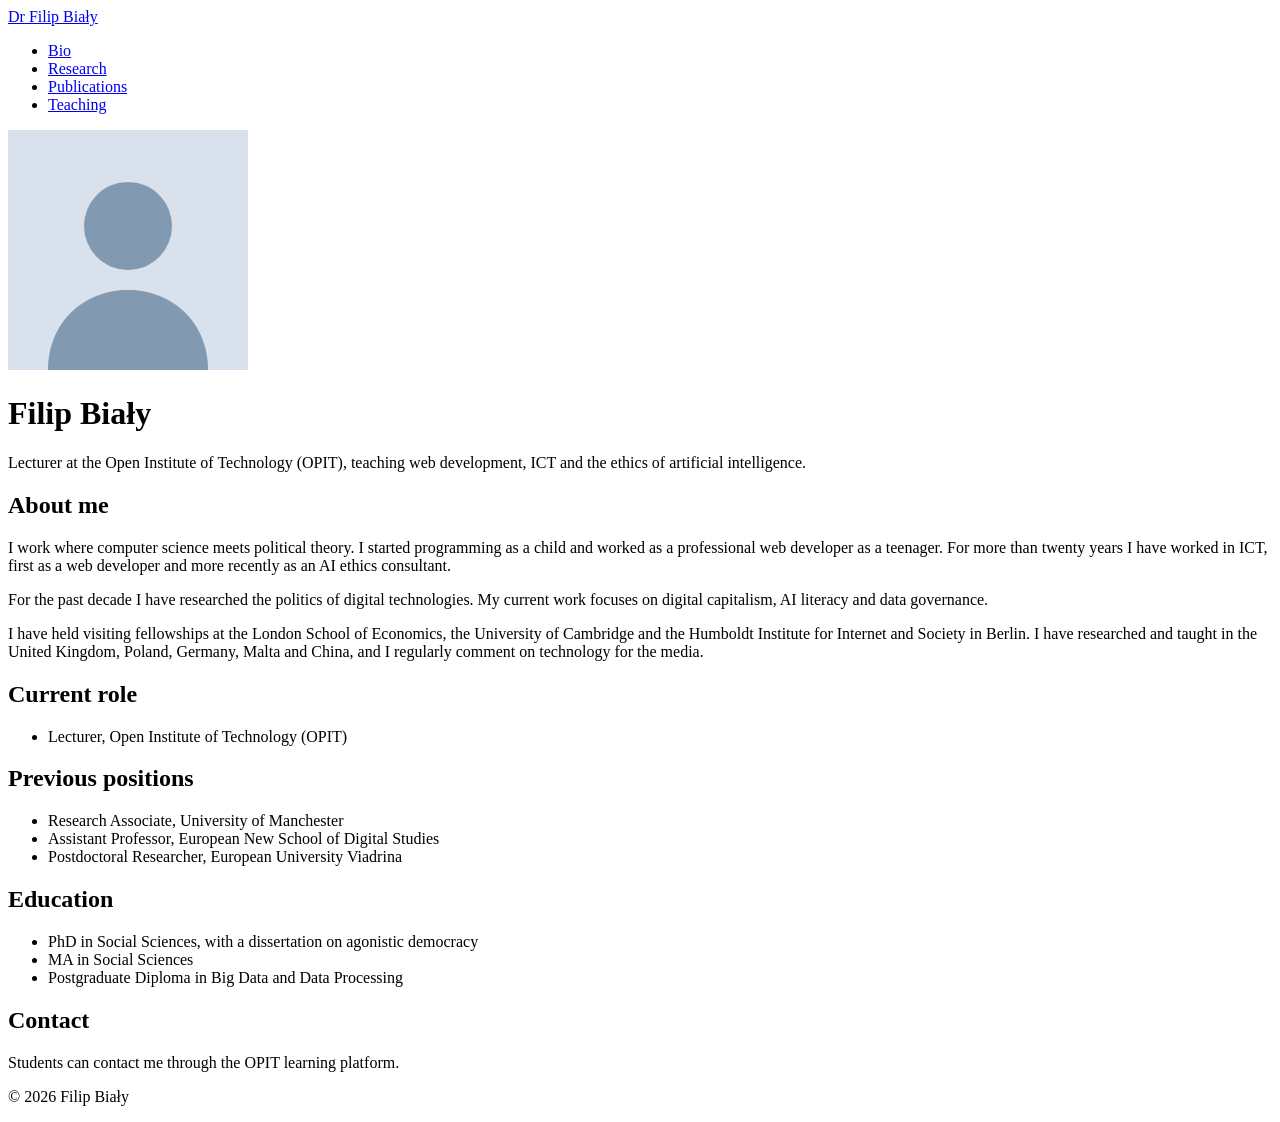
<file: 01-semantic/index.html>
<!DOCTYPE html>
<html lang="en-GB">
<head>
  <meta charset="utf-8">
  <meta name="viewport" content="width=device-width, initial-scale=1">
  <title>Bio | Dr Filip Biały</title>
  <meta name="description" content="Dr Filip Biały, lecturer at the Open Institute of Technology (OPIT).">
</head>
<body>
  <header>
    <a class="site-title" href="index.html">Dr Filip Biały</a>
    <nav aria-label="Main">
      <ul>
        <li><a href="index.html" aria-current="page">Bio</a></li>
        <li><a href="research.html">Research</a></li>
        <li><a href="publications.html">Publications</a></li>
        <li><a href="teaching.html">Teaching</a></li>
      </ul>
    </nav>
  </header>

  <main>
    <div class="intro">
      <img src="images/portrait.svg" alt="Portrait of Filip Biały" width="240" height="240">
      <div>
        <h1>Filip Biały</h1>
        <p class="lead">Lecturer at the Open Institute of Technology (OPIT), teaching web development, ICT and the ethics of artificial intelligence.</p>
      </div>
    </div>

    <section>
      <h2>About me</h2>
      <p>I work where computer science meets political theory. I started programming as a child and worked as a professional web developer as a teenager. For more than twenty years I have worked in ICT, first as a web developer and more recently as an AI ethics consultant.</p>
      <p>For the past decade I have researched the politics of digital technologies. My current work focuses on digital capitalism, AI literacy and data governance.</p>
      <p>I have held visiting fellowships at the London School of Economics, the University of Cambridge and the Humboldt Institute for Internet and Society in Berlin. I have researched and taught in the United Kingdom, Poland, Germany, Malta and China, and I regularly comment on technology for the media.</p>
    </section>

    <section>
      <h2>Current role</h2>
      <ul>
        <li>Lecturer, Open Institute of Technology (OPIT)</li>
      </ul>
    </section>

    <section>
      <h2>Previous positions</h2>
      <ul>
        <li>Research Associate, University of Manchester</li>
        <li>Assistant Professor, European New School of Digital Studies</li>
        <li>Postdoctoral Researcher, European University Viadrina</li>
      </ul>
    </section>

    <section>
      <h2>Education</h2>
      <ul>
        <li>PhD in Social Sciences, with a dissertation on agonistic democracy</li>
        <li>MA in Social Sciences</li>
        <li>Postgraduate Diploma in Big Data and Data Processing</li>
      </ul>
    </section>

    <section>
      <h2>Contact</h2>
      <p>Students can contact me through the OPIT learning platform.</p>
    </section>
  </main>

  <footer>
    <p>&copy; 2026 Filip Biały</p>
  </footer>
</body>
</html>
</file>
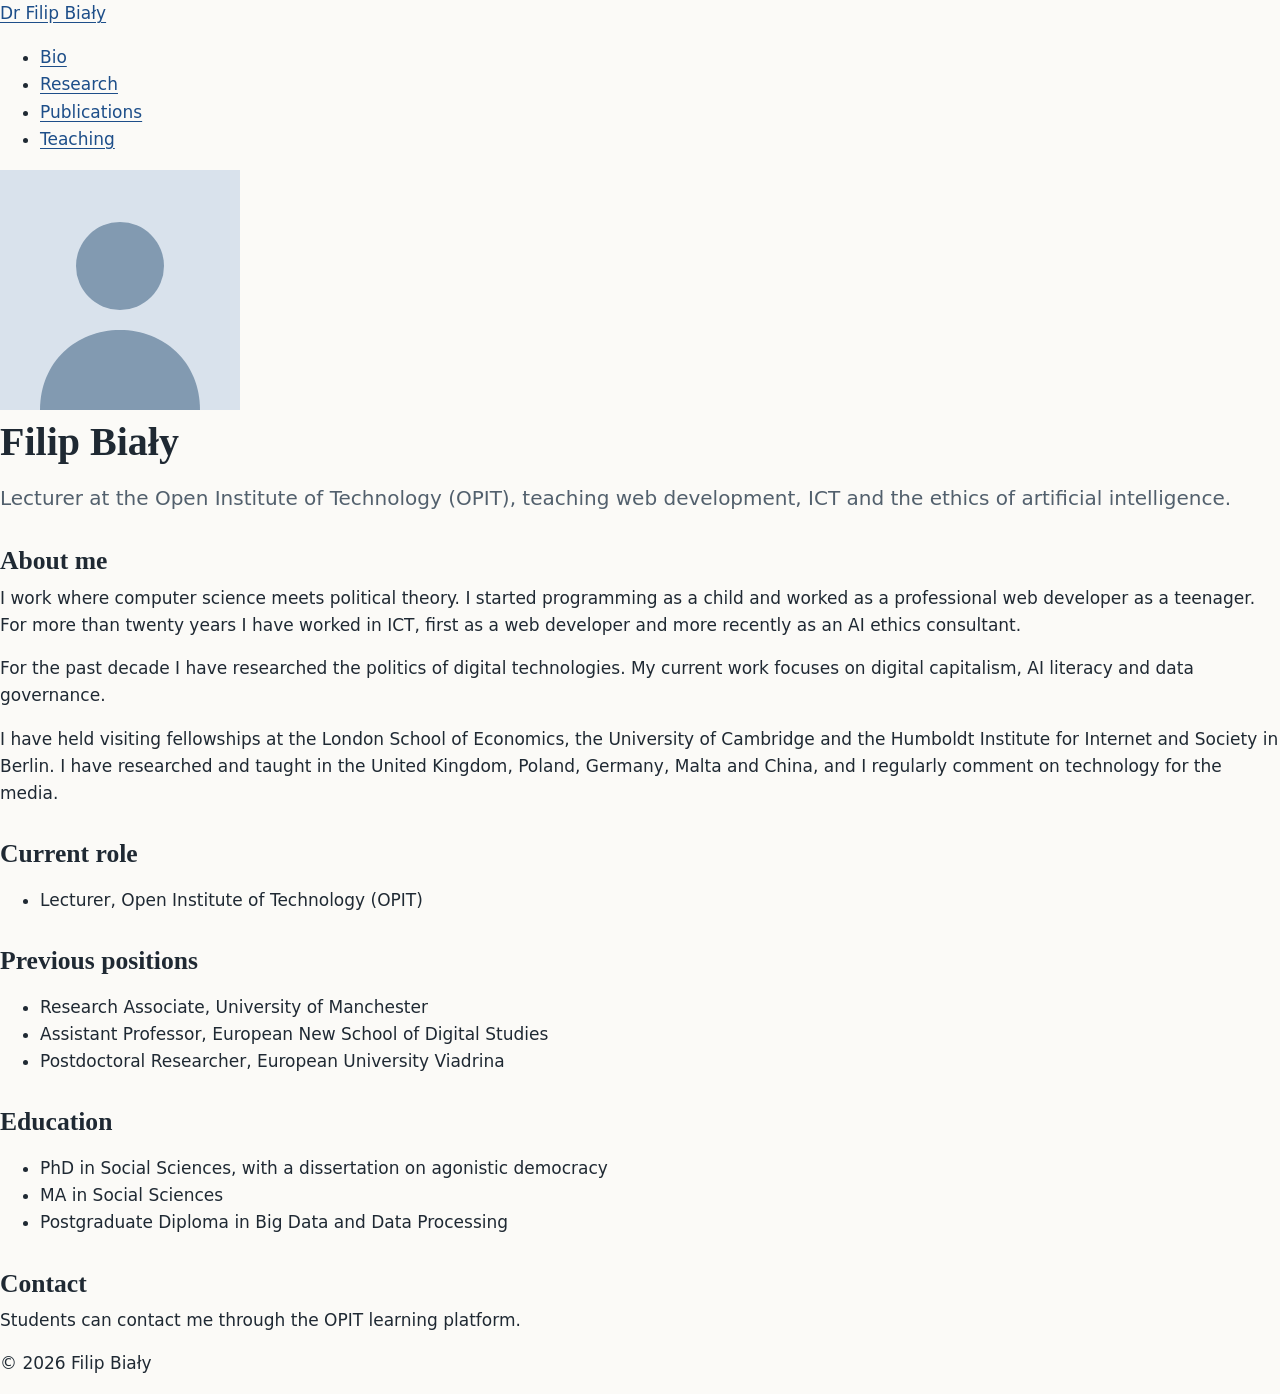
<file: 02-tokens/index.html>
<!DOCTYPE html>
<html lang="en-GB">
<head>
  <meta charset="utf-8">
  <meta name="viewport" content="width=device-width, initial-scale=1">
  <title>Bio | Dr Filip Biały</title>
  <meta name="description" content="Dr Filip Biały, lecturer at the Open Institute of Technology (OPIT).">
  <link rel="stylesheet" href="css/style.css">
</head>
<body>
  <header>
    <a class="site-title" href="index.html">Dr Filip Biały</a>
    <nav aria-label="Main">
      <ul>
        <li><a href="index.html" aria-current="page">Bio</a></li>
        <li><a href="research.html">Research</a></li>
        <li><a href="publications.html">Publications</a></li>
        <li><a href="teaching.html">Teaching</a></li>
      </ul>
    </nav>
  </header>

  <main>
    <div class="intro">
      <img src="images/portrait.svg" alt="Portrait of Filip Biały" width="240" height="240">
      <div>
        <h1>Filip Biały</h1>
        <p class="lead">Lecturer at the Open Institute of Technology (OPIT), teaching web development, ICT and the ethics of artificial intelligence.</p>
      </div>
    </div>

    <section>
      <h2>About me</h2>
      <p>I work where computer science meets political theory. I started programming as a child and worked as a professional web developer as a teenager. For more than twenty years I have worked in ICT, first as a web developer and more recently as an AI ethics consultant.</p>
      <p>For the past decade I have researched the politics of digital technologies. My current work focuses on digital capitalism, AI literacy and data governance.</p>
      <p>I have held visiting fellowships at the London School of Economics, the University of Cambridge and the Humboldt Institute for Internet and Society in Berlin. I have researched and taught in the United Kingdom, Poland, Germany, Malta and China, and I regularly comment on technology for the media.</p>
    </section>

    <section>
      <h2>Current role</h2>
      <ul>
        <li>Lecturer, Open Institute of Technology (OPIT)</li>
      </ul>
    </section>

    <section>
      <h2>Previous positions</h2>
      <ul>
        <li>Research Associate, University of Manchester</li>
        <li>Assistant Professor, European New School of Digital Studies</li>
        <li>Postdoctoral Researcher, European University Viadrina</li>
      </ul>
    </section>

    <section>
      <h2>Education</h2>
      <ul>
        <li>PhD in Social Sciences, with a dissertation on agonistic democracy</li>
        <li>MA in Social Sciences</li>
        <li>Postgraduate Diploma in Big Data and Data Processing</li>
      </ul>
    </section>

    <section>
      <h2>Contact</h2>
      <p>Students can contact me through the OPIT learning platform.</p>
    </section>
  </main>

  <footer>
    <p>&copy; 2026 Filip Biały</p>
  </footer>
</body>
</html>
</file>
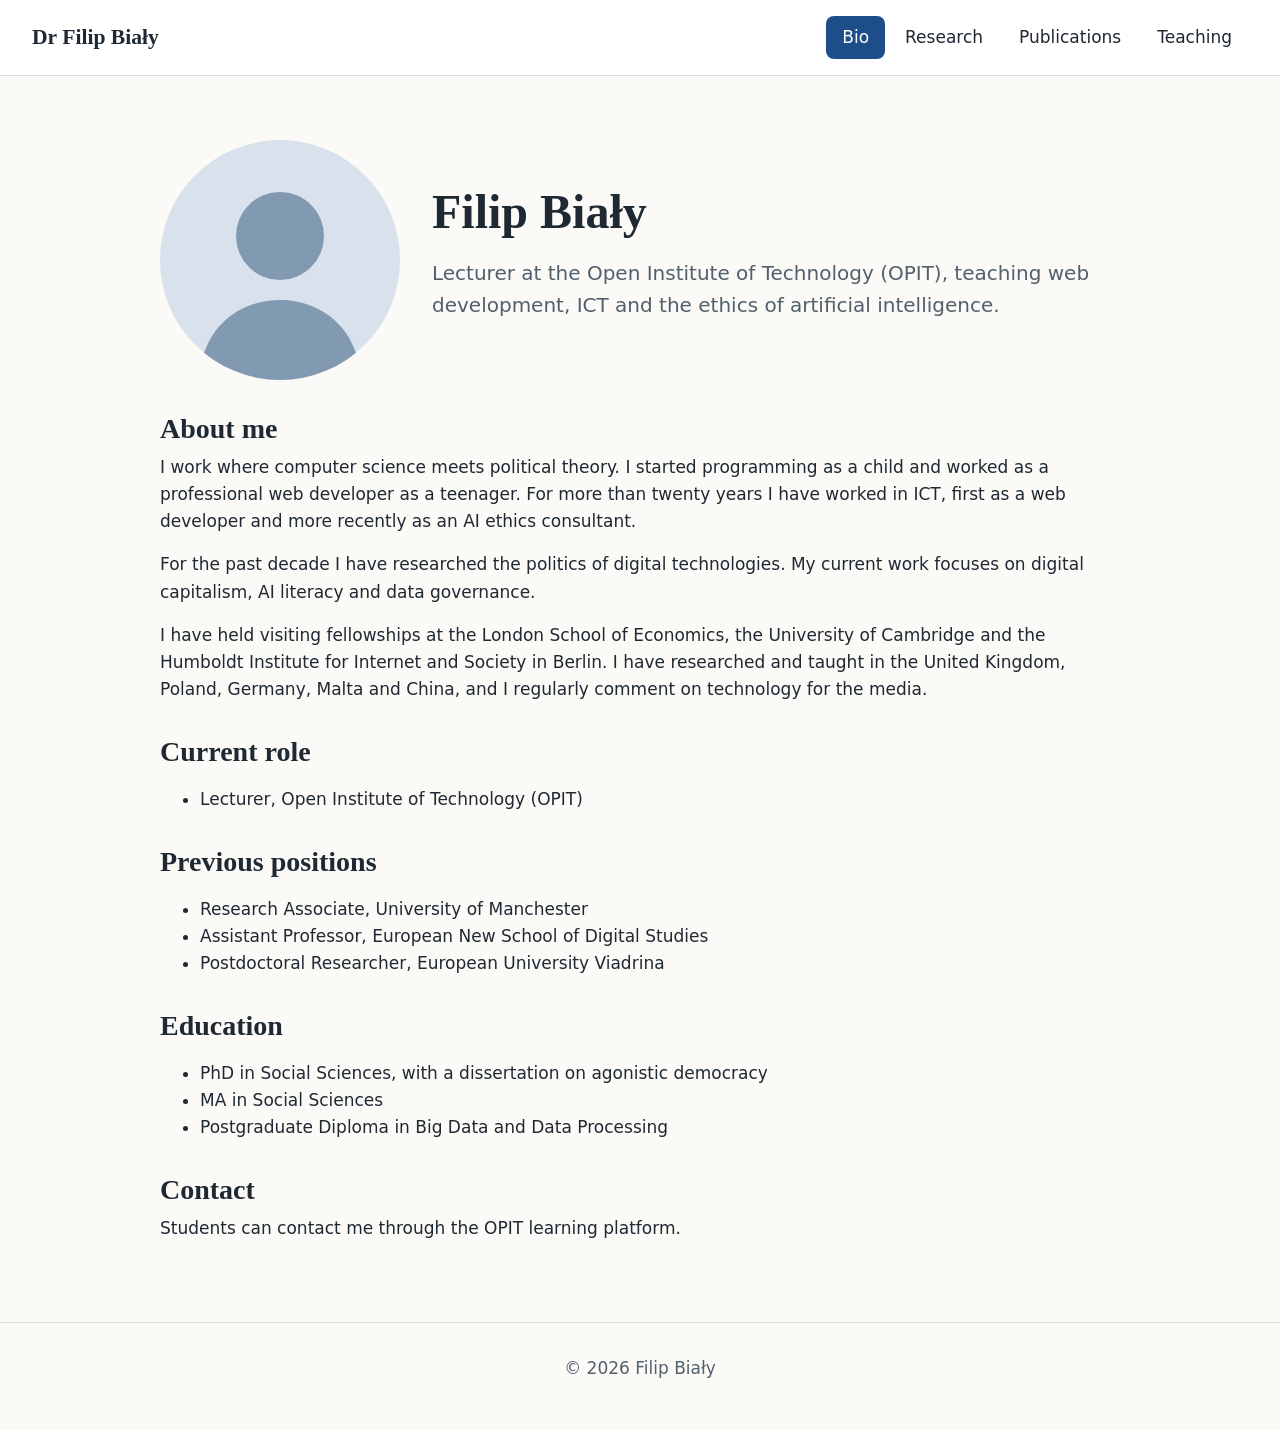
<file: 05-final/index.html>
<!DOCTYPE html>
<html lang="en-GB">
<head>
  <meta charset="utf-8">
  <meta name="viewport" content="width=device-width, initial-scale=1">
  <title>Bio | Dr Filip Biały</title>
  <meta name="description" content="Dr Filip Biały, lecturer at the Open Institute of Technology (OPIT).">
  <link rel="stylesheet" href="css/style.css">
</head>
<body>
  <a class="skip-link" href="#main">Skip to main content</a>
  <header>
    <a class="site-title" href="index.html">Dr Filip Biały</a>
    <nav aria-label="Main">
      <ul>
        <li><a href="index.html" aria-current="page">Bio</a></li>
        <li><a href="research.html">Research</a></li>
        <li><a href="publications.html">Publications</a></li>
        <li><a href="teaching.html">Teaching</a></li>
      </ul>
    </nav>
  </header>

  <main id="main">
    <div class="intro">
      <img src="images/portrait.svg" alt="Portrait of Filip Biały" width="240" height="240">
      <div>
        <h1>Filip Biały</h1>
        <p class="lead">Lecturer at the Open Institute of Technology (OPIT), teaching web development, ICT and the ethics of artificial intelligence.</p>
      </div>
    </div>

    <section>
      <h2>About me</h2>
      <p>I work where computer science meets political theory. I started programming as a child and worked as a professional web developer as a teenager. For more than twenty years I have worked in ICT, first as a web developer and more recently as an AI ethics consultant.</p>
      <p>For the past decade I have researched the politics of digital technologies. My current work focuses on digital capitalism, AI literacy and data governance.</p>
      <p>I have held visiting fellowships at the London School of Economics, the University of Cambridge and the Humboldt Institute for Internet and Society in Berlin. I have researched and taught in the United Kingdom, Poland, Germany, Malta and China, and I regularly comment on technology for the media.</p>
    </section>

    <section>
      <h2>Current role</h2>
      <ul>
        <li>Lecturer, Open Institute of Technology (OPIT)</li>
      </ul>
    </section>

    <section>
      <h2>Previous positions</h2>
      <ul>
        <li>Research Associate, University of Manchester</li>
        <li>Assistant Professor, European New School of Digital Studies</li>
        <li>Postdoctoral Researcher, European University Viadrina</li>
      </ul>
    </section>

    <section>
      <h2>Education</h2>
      <ul>
        <li>PhD in Social Sciences, with a dissertation on agonistic democracy</li>
        <li>MA in Social Sciences</li>
        <li>Postgraduate Diploma in Big Data and Data Processing</li>
      </ul>
    </section>

    <section>
      <h2>Contact</h2>
      <p>Students can contact me through the OPIT learning platform.</p>
    </section>
  </main>

  <footer>
    <p>&copy; 2026 Filip Biały</p>
  </footer>
</body>
</html>
</file>
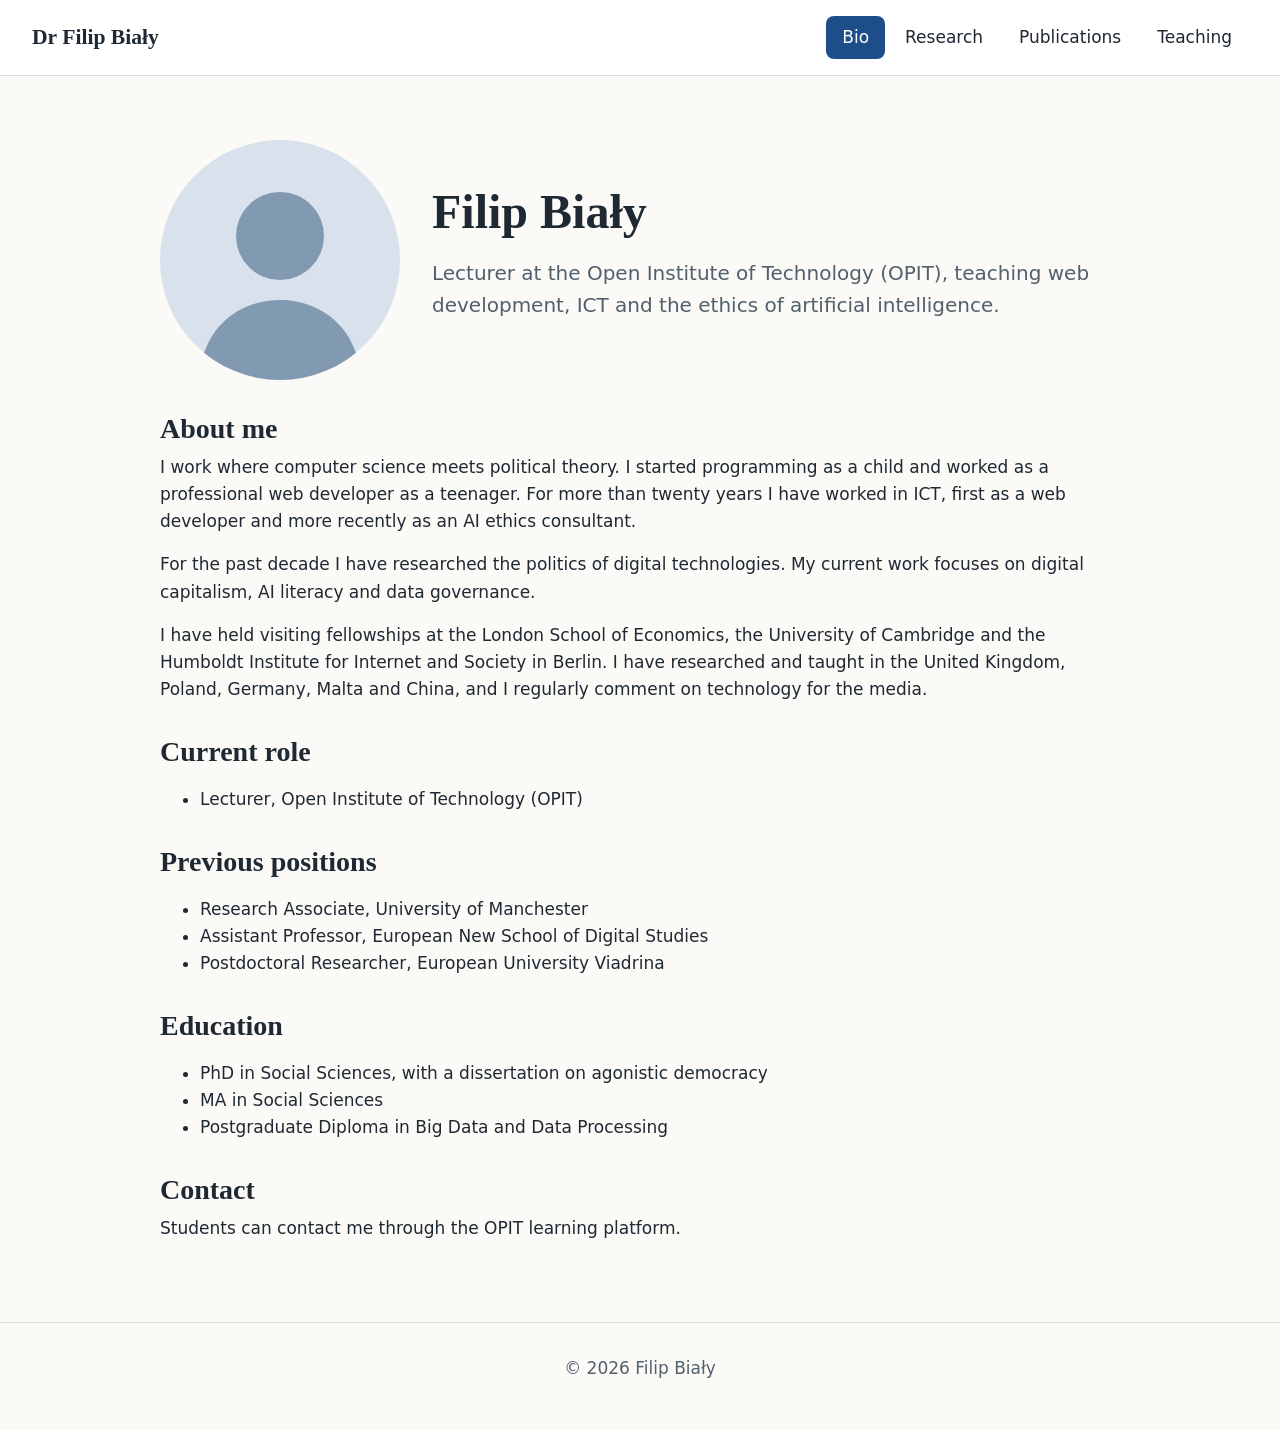
<file: stretch-solutions/index.html>
<!DOCTYPE html>
<html lang="en-GB">
<head>
  <meta charset="utf-8">
  <meta name="viewport" content="width=device-width, initial-scale=1">
  <title>Bio | Dr Filip Biały</title>
  <meta name="description" content="Dr Filip Biały, lecturer at the Open Institute of Technology (OPIT).">
  <link rel="stylesheet" href="css/style.css">
  <link rel="stylesheet" href="css/stretch.css">
</head>
<body>
  <a class="skip-link" href="#main">Skip to main content</a>
  <header>
    <a class="site-title" href="index.html">Dr Filip Biały</a>
    <nav aria-label="Main">
      <ul>
        <li><a href="index.html" aria-current="page">Bio</a></li>
        <li><a href="research.html">Research</a></li>
        <li><a href="publications.html">Publications</a></li>
        <li><a href="teaching.html">Teaching</a></li>
      </ul>
    </nav>
  </header>

  <main id="main">
    <div class="intro">
      <img src="images/portrait.svg" alt="Portrait of Filip Biały" width="240" height="240">
      <div>
        <h1>Filip Biały</h1>
        <p class="lead">Lecturer at the Open Institute of Technology (OPIT), teaching web development, ICT and the ethics of artificial intelligence.</p>
      </div>
    </div>

    <section>
      <h2>About me</h2>
      <p>I work where computer science meets political theory. I started programming as a child and worked as a professional web developer as a teenager. For more than twenty years I have worked in ICT, first as a web developer and more recently as an AI ethics consultant.</p>
      <p>For the past decade I have researched the politics of digital technologies. My current work focuses on digital capitalism, AI literacy and data governance.</p>
      <p>I have held visiting fellowships at the London School of Economics, the University of Cambridge and the Humboldt Institute for Internet and Society in Berlin. I have researched and taught in the United Kingdom, Poland, Germany, Malta and China, and I regularly comment on technology for the media.</p>
    </section>

    <section>
      <h2>Current role</h2>
      <ul>
        <li>Lecturer, Open Institute of Technology (OPIT)</li>
      </ul>
    </section>

    <section>
      <h2>Previous positions</h2>
      <ul>
        <li>Research Associate, University of Manchester</li>
        <li>Assistant Professor, European New School of Digital Studies</li>
        <li>Postdoctoral Researcher, European University Viadrina</li>
      </ul>
    </section>

    <section>
      <h2>Education</h2>
      <ul>
        <li>PhD in Social Sciences, with a dissertation on agonistic democracy</li>
        <li>MA in Social Sciences</li>
        <li>Postgraduate Diploma in Big Data and Data Processing</li>
      </ul>
    </section>

    <section>
      <h2>Contact</h2>
      <p>Students can contact me through the OPIT learning platform.</p>
    </section>
  </main>

  <footer>
    <p>&copy; 2026 Filip Biały</p>
  </footer>
</body>
</html>
</file>
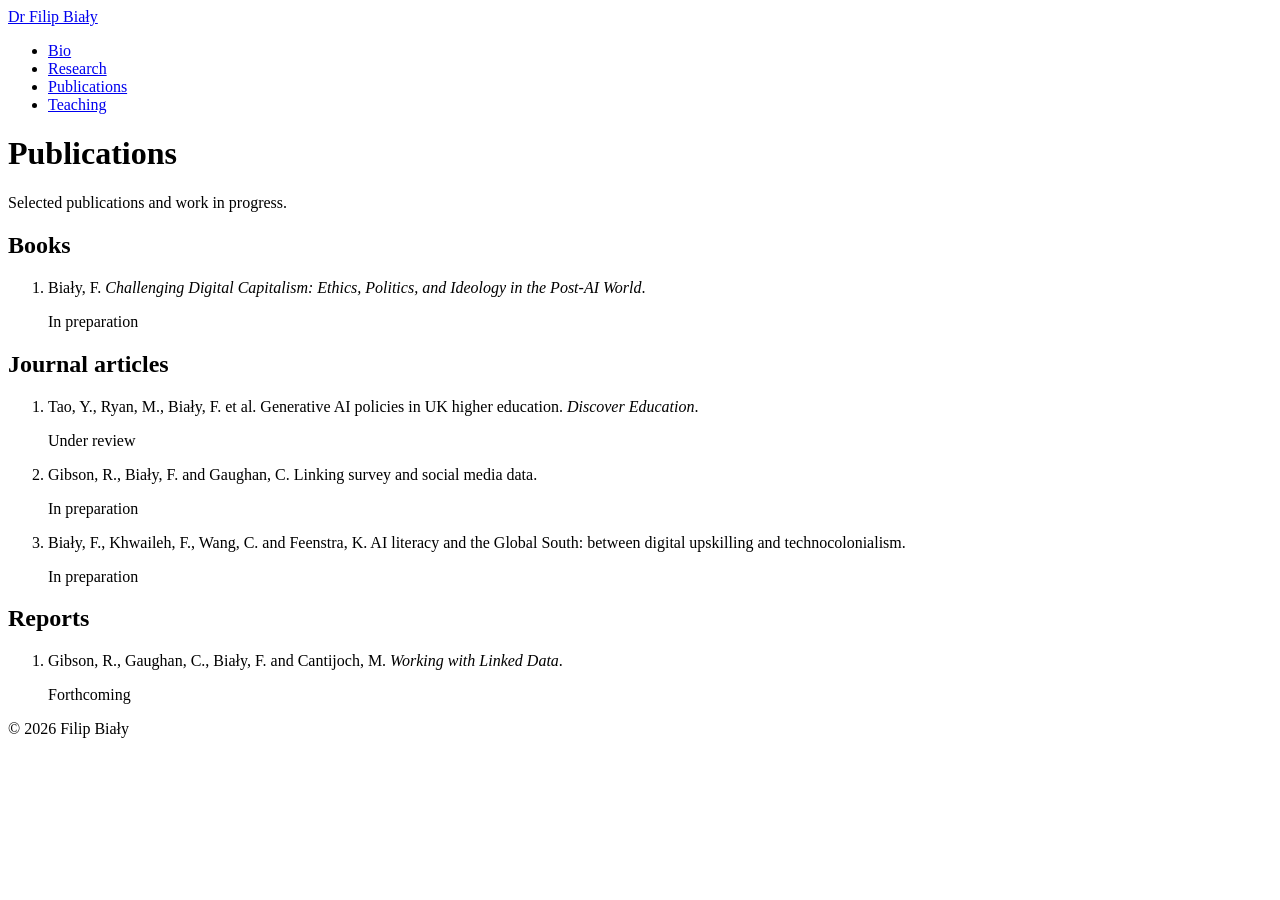
<file: 01-semantic/publications.html>
<!DOCTYPE html>
<html lang="en-GB">
<head>
  <meta charset="utf-8">
  <meta name="viewport" content="width=device-width, initial-scale=1">
  <title>Publications | Dr Filip Biały</title>
  <meta name="description" content="Publications by Dr Filip Biały.">
</head>
<body>
  <header>
    <a class="site-title" href="index.html">Dr Filip Biały</a>
    <nav aria-label="Main">
      <ul>
        <li><a href="index.html">Bio</a></li>
        <li><a href="research.html">Research</a></li>
        <li><a href="publications.html" aria-current="page">Publications</a></li>
        <li><a href="teaching.html">Teaching</a></li>
      </ul>
    </nav>
  </header>

  <main>
    <h1>Publications</h1>
    <p class="lead">Selected publications and work in progress.</p>

    <section>
      <h2>Books</h2>
      <ol class="publications">
        <li>
          <p class="citation">Biały, F. <cite>Challenging Digital Capitalism: Ethics, Politics, and Ideology in the Post-AI World</cite>.</p>
          <p class="status">In preparation</p>
        </li>
      </ol>
    </section>

    <section>
      <h2>Journal articles</h2>
      <ol class="publications">
        <li>
          <p class="citation">Tao, Y., Ryan, M., Biały, F. et al. Generative AI policies in UK higher education. <cite>Discover Education</cite>.</p>
          <p class="status">Under review</p>
        </li>
        <li>
          <p class="citation">Gibson, R., Biały, F. and Gaughan, C. Linking survey and social media data.</p>
          <p class="status">In preparation</p>
        </li>
        <li>
          <p class="citation">Biały, F., Khwaileh, F., Wang, C. and Feenstra, K. AI literacy and the Global South: between digital upskilling and technocolonialism.</p>
          <p class="status">In preparation</p>
        </li>
      </ol>
    </section>

    <section>
      <h2>Reports</h2>
      <ol class="publications">
        <li>
          <p class="citation">Gibson, R., Gaughan, C., Biały, F. and Cantijoch, M. <cite>Working with Linked Data</cite>.</p>
          <p class="status">Forthcoming</p>
        </li>
      </ol>
    </section>
  </main>

  <footer>
    <p>&copy; 2026 Filip Biały</p>
  </footer>
</body>
</html>
</file>
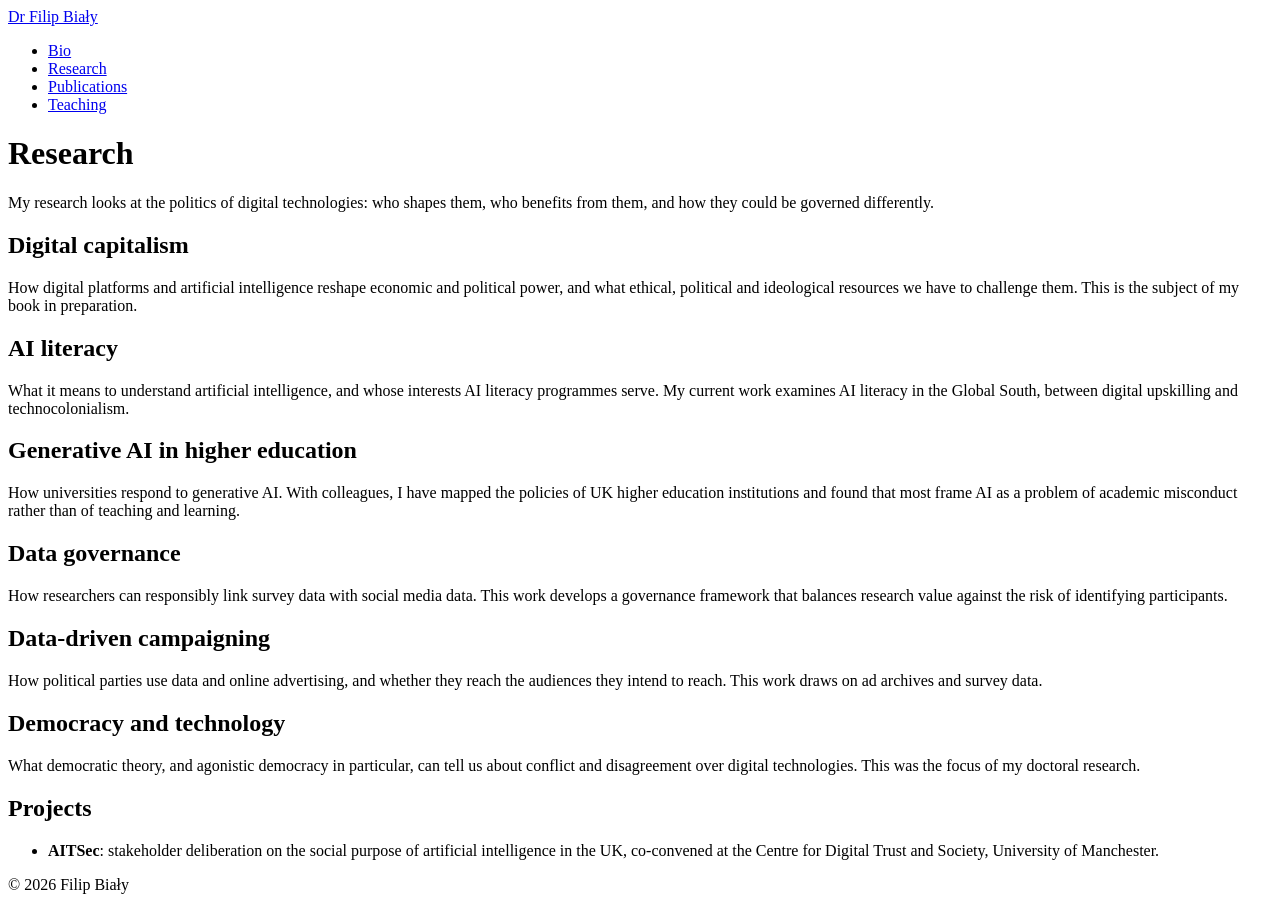
<file: 01-semantic/research.html>
<!DOCTYPE html>
<html lang="en-GB">
<head>
  <meta charset="utf-8">
  <meta name="viewport" content="width=device-width, initial-scale=1">
  <title>Research | Dr Filip Biały</title>
  <meta name="description" content="Research by Dr Filip Biały on digital capitalism, AI literacy and data governance.">
</head>
<body>
  <header>
    <a class="site-title" href="index.html">Dr Filip Biały</a>
    <nav aria-label="Main">
      <ul>
        <li><a href="index.html">Bio</a></li>
        <li><a href="research.html" aria-current="page">Research</a></li>
        <li><a href="publications.html">Publications</a></li>
        <li><a href="teaching.html">Teaching</a></li>
      </ul>
    </nav>
  </header>

  <main>
    <h1>Research</h1>
    <p class="lead">My research looks at the politics of digital technologies: who shapes them, who benefits from them, and how they could be governed differently.</p>

    <div class="cards">
      <article class="card">
        <h2>Digital capitalism</h2>
        <p>How digital platforms and artificial intelligence reshape economic and political power, and what ethical, political and ideological resources we have to challenge them. This is the subject of my book in preparation.</p>
      </article>

      <article class="card">
        <h2>AI literacy</h2>
        <p>What it means to understand artificial intelligence, and whose interests AI literacy programmes serve. My current work examines AI literacy in the Global South, between digital upskilling and technocolonialism.</p>
      </article>

      <article class="card">
        <h2>Generative AI in higher education</h2>
        <p>How universities respond to generative AI. With colleagues, I have mapped the policies of UK higher education institutions and found that most frame AI as a problem of academic misconduct rather than of teaching and learning.</p>
      </article>

      <article class="card">
        <h2>Data governance</h2>
        <p>How researchers can responsibly link survey data with social media data. This work develops a governance framework that balances research value against the risk of identifying participants.</p>
      </article>

      <article class="card">
        <h2>Data-driven campaigning</h2>
        <p>How political parties use data and online advertising, and whether they reach the audiences they intend to reach. This work draws on ad archives and survey data.</p>
      </article>

      <article class="card">
        <h2>Democracy and technology</h2>
        <p>What democratic theory, and agonistic democracy in particular, can tell us about conflict and disagreement over digital technologies. This was the focus of my doctoral research.</p>
      </article>
    </div>

    <section>
      <h2>Projects</h2>
      <ul>
        <li><strong>AITSec</strong>: stakeholder deliberation on the social purpose of artificial intelligence in the UK, co-convened at the Centre for Digital Trust and Society, University of Manchester.</li>
      </ul>
    </section>
  </main>

  <footer>
    <p>&copy; 2026 Filip Biały</p>
  </footer>
</body>
</html>
</file>
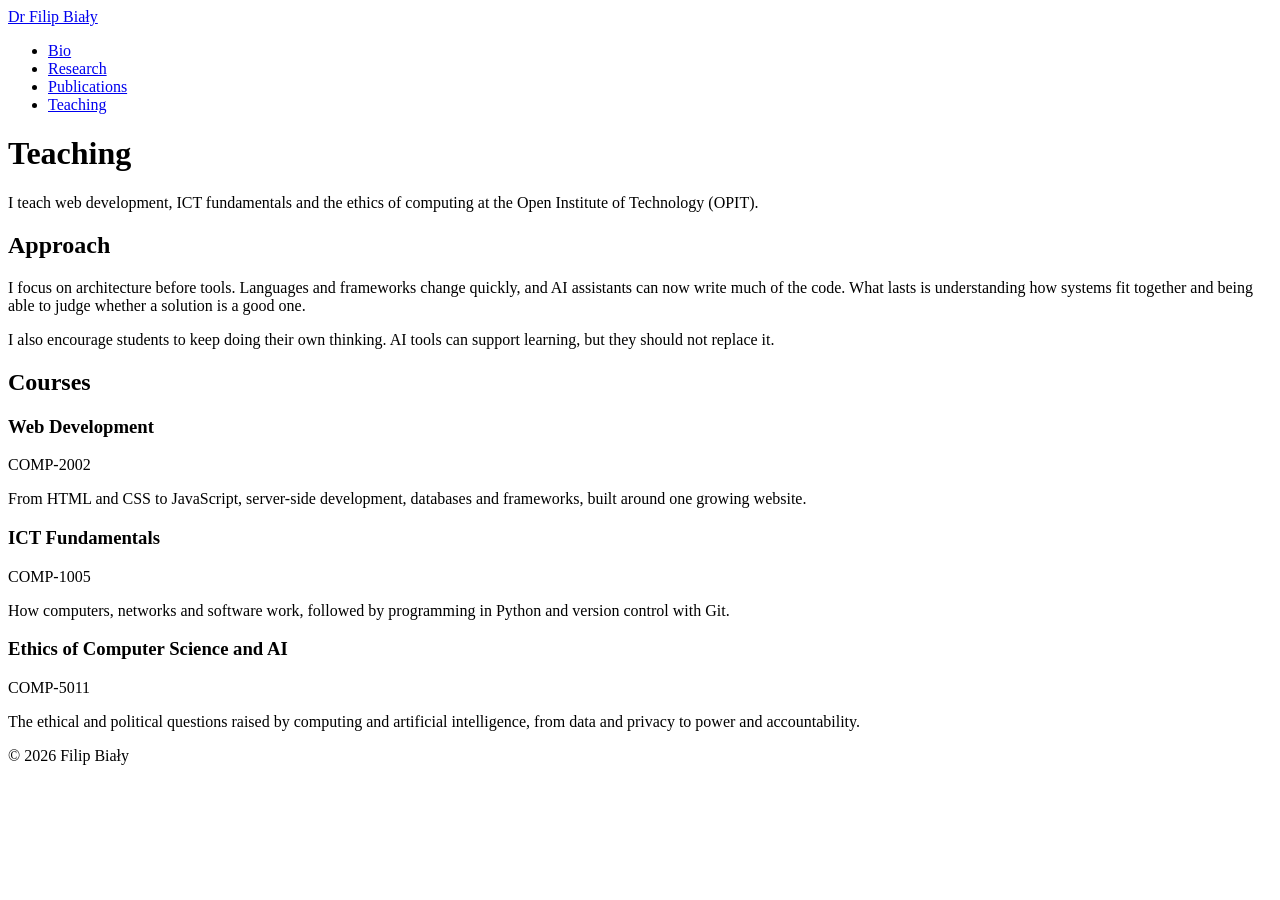
<file: 01-semantic/teaching.html>
<!DOCTYPE html>
<html lang="en-GB">
<head>
  <meta charset="utf-8">
  <meta name="viewport" content="width=device-width, initial-scale=1">
  <title>Teaching | Dr Filip Biały</title>
  <meta name="description" content="Teaching by Dr Filip Biały at the Open Institute of Technology (OPIT).">
</head>
<body>
  <header>
    <a class="site-title" href="index.html">Dr Filip Biały</a>
    <nav aria-label="Main">
      <ul>
        <li><a href="index.html">Bio</a></li>
        <li><a href="research.html">Research</a></li>
        <li><a href="publications.html">Publications</a></li>
        <li><a href="teaching.html" aria-current="page">Teaching</a></li>
      </ul>
    </nav>
  </header>

  <main>
    <h1>Teaching</h1>
    <p class="lead">I teach web development, ICT fundamentals and the ethics of computing at the Open Institute of Technology (OPIT).</p>

    <section>
      <h2>Approach</h2>
      <p>I focus on architecture before tools. Languages and frameworks change quickly, and AI assistants can now write much of the code. What lasts is understanding how systems fit together and being able to judge whether a solution is a good one.</p>
      <p>I also encourage students to keep doing their own thinking. AI tools can support learning, but they should not replace it.</p>
    </section>

    <section>
      <h2>Courses</h2>
      <div class="cards">
        <article class="card">
          <h3>Web Development</h3>
          <p class="course-code">COMP-2002</p>
          <p>From HTML and CSS to JavaScript, server-side development, databases and frameworks, built around one growing website.</p>
        </article>
        <article class="card">
          <h3>ICT Fundamentals</h3>
          <p class="course-code">COMP-1005</p>
          <p>How computers, networks and software work, followed by programming in Python and version control with Git.</p>
        </article>
        <article class="card">
          <h3>Ethics of Computer Science and AI</h3>
          <p class="course-code">COMP-5011</p>
          <p>The ethical and political questions raised by computing and artificial intelligence, from data and privacy to power and accountability.</p>
        </article>
      </div>
    </section>
  </main>

  <footer>
    <p>&copy; 2026 Filip Biały</p>
  </footer>
</body>
</html>
</file>
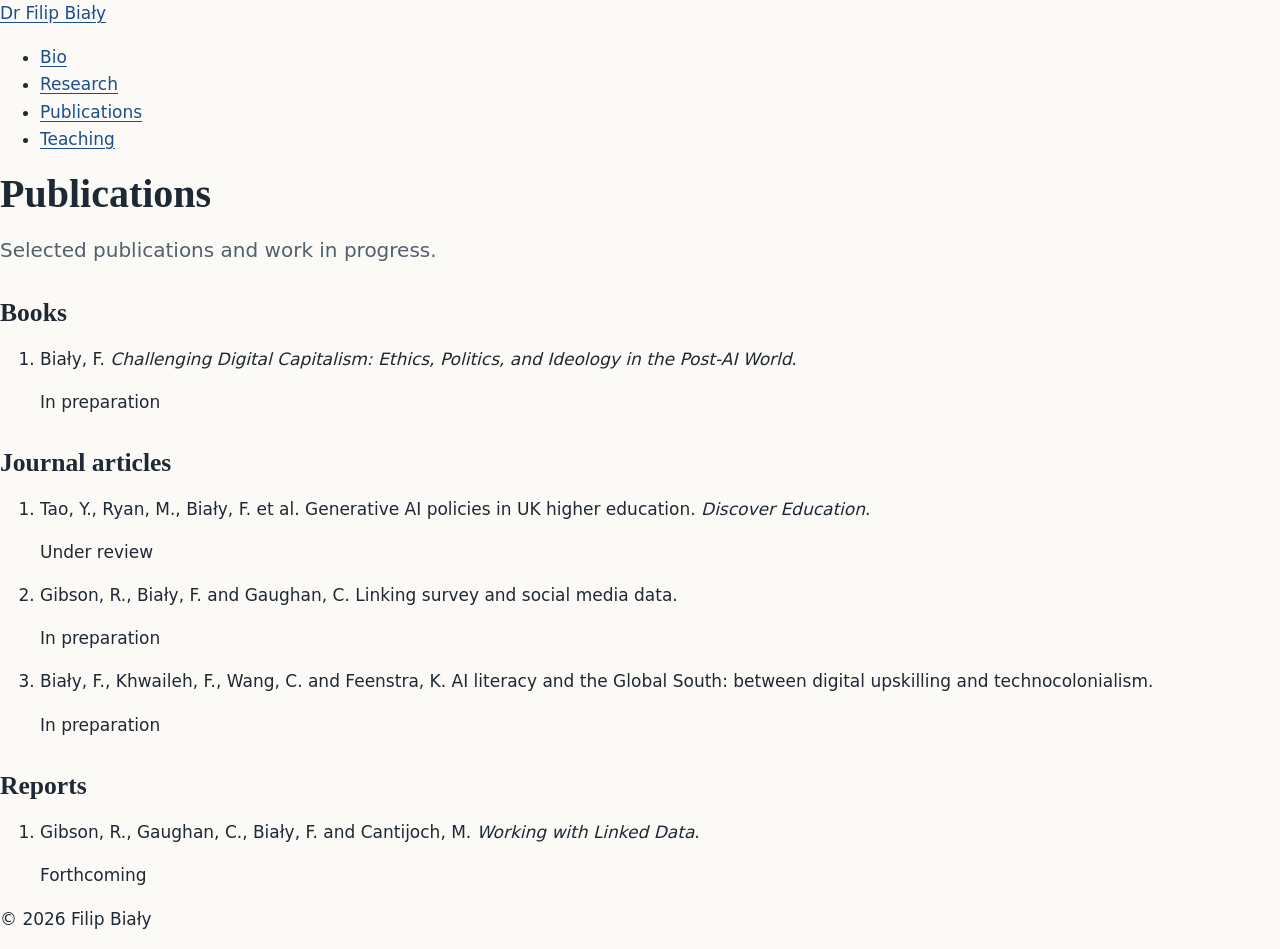
<file: 02-tokens/publications.html>
<!DOCTYPE html>
<html lang="en-GB">
<head>
  <meta charset="utf-8">
  <meta name="viewport" content="width=device-width, initial-scale=1">
  <title>Publications | Dr Filip Biały</title>
  <meta name="description" content="Publications by Dr Filip Biały.">
  <link rel="stylesheet" href="css/style.css">
</head>
<body>
  <header>
    <a class="site-title" href="index.html">Dr Filip Biały</a>
    <nav aria-label="Main">
      <ul>
        <li><a href="index.html">Bio</a></li>
        <li><a href="research.html">Research</a></li>
        <li><a href="publications.html" aria-current="page">Publications</a></li>
        <li><a href="teaching.html">Teaching</a></li>
      </ul>
    </nav>
  </header>

  <main>
    <h1>Publications</h1>
    <p class="lead">Selected publications and work in progress.</p>

    <section>
      <h2>Books</h2>
      <ol class="publications">
        <li>
          <p class="citation">Biały, F. <cite>Challenging Digital Capitalism: Ethics, Politics, and Ideology in the Post-AI World</cite>.</p>
          <p class="status">In preparation</p>
        </li>
      </ol>
    </section>

    <section>
      <h2>Journal articles</h2>
      <ol class="publications">
        <li>
          <p class="citation">Tao, Y., Ryan, M., Biały, F. et al. Generative AI policies in UK higher education. <cite>Discover Education</cite>.</p>
          <p class="status">Under review</p>
        </li>
        <li>
          <p class="citation">Gibson, R., Biały, F. and Gaughan, C. Linking survey and social media data.</p>
          <p class="status">In preparation</p>
        </li>
        <li>
          <p class="citation">Biały, F., Khwaileh, F., Wang, C. and Feenstra, K. AI literacy and the Global South: between digital upskilling and technocolonialism.</p>
          <p class="status">In preparation</p>
        </li>
      </ol>
    </section>

    <section>
      <h2>Reports</h2>
      <ol class="publications">
        <li>
          <p class="citation">Gibson, R., Gaughan, C., Biały, F. and Cantijoch, M. <cite>Working with Linked Data</cite>.</p>
          <p class="status">Forthcoming</p>
        </li>
      </ol>
    </section>
  </main>

  <footer>
    <p>&copy; 2026 Filip Biały</p>
  </footer>
</body>
</html>
</file>
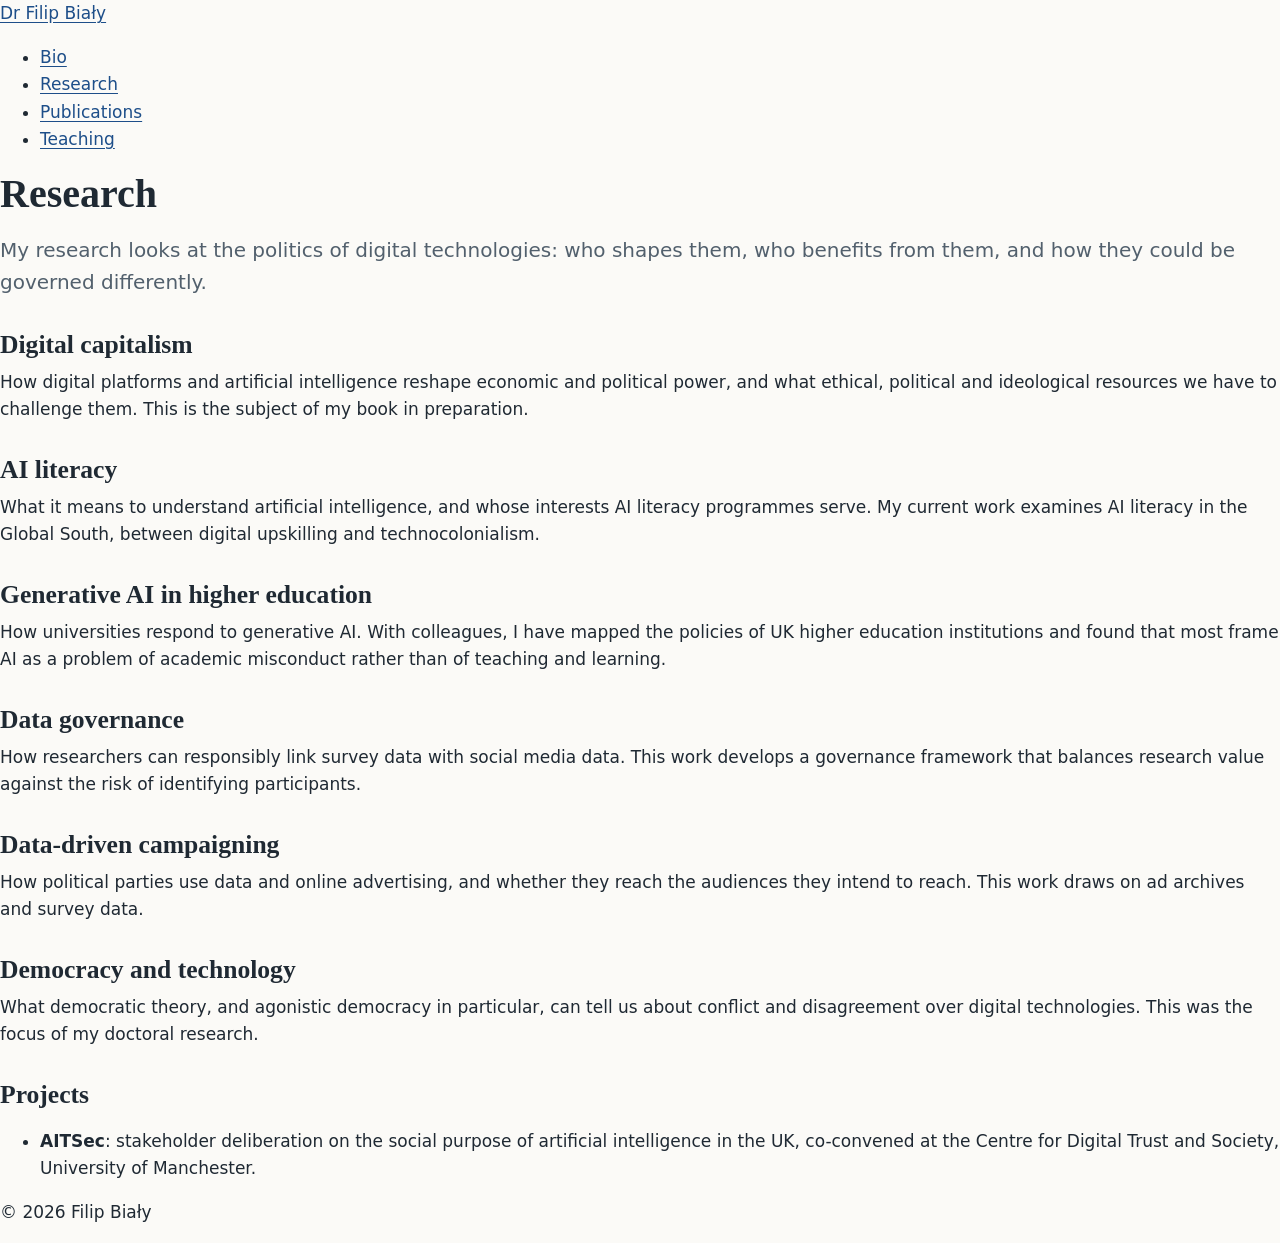
<file: 02-tokens/research.html>
<!DOCTYPE html>
<html lang="en-GB">
<head>
  <meta charset="utf-8">
  <meta name="viewport" content="width=device-width, initial-scale=1">
  <title>Research | Dr Filip Biały</title>
  <meta name="description" content="Research by Dr Filip Biały on digital capitalism, AI literacy and data governance.">
  <link rel="stylesheet" href="css/style.css">
</head>
<body>
  <header>
    <a class="site-title" href="index.html">Dr Filip Biały</a>
    <nav aria-label="Main">
      <ul>
        <li><a href="index.html">Bio</a></li>
        <li><a href="research.html" aria-current="page">Research</a></li>
        <li><a href="publications.html">Publications</a></li>
        <li><a href="teaching.html">Teaching</a></li>
      </ul>
    </nav>
  </header>

  <main>
    <h1>Research</h1>
    <p class="lead">My research looks at the politics of digital technologies: who shapes them, who benefits from them, and how they could be governed differently.</p>

    <div class="cards">
      <article class="card">
        <h2>Digital capitalism</h2>
        <p>How digital platforms and artificial intelligence reshape economic and political power, and what ethical, political and ideological resources we have to challenge them. This is the subject of my book in preparation.</p>
      </article>

      <article class="card">
        <h2>AI literacy</h2>
        <p>What it means to understand artificial intelligence, and whose interests AI literacy programmes serve. My current work examines AI literacy in the Global South, between digital upskilling and technocolonialism.</p>
      </article>

      <article class="card">
        <h2>Generative AI in higher education</h2>
        <p>How universities respond to generative AI. With colleagues, I have mapped the policies of UK higher education institutions and found that most frame AI as a problem of academic misconduct rather than of teaching and learning.</p>
      </article>

      <article class="card">
        <h2>Data governance</h2>
        <p>How researchers can responsibly link survey data with social media data. This work develops a governance framework that balances research value against the risk of identifying participants.</p>
      </article>

      <article class="card">
        <h2>Data-driven campaigning</h2>
        <p>How political parties use data and online advertising, and whether they reach the audiences they intend to reach. This work draws on ad archives and survey data.</p>
      </article>

      <article class="card">
        <h2>Democracy and technology</h2>
        <p>What democratic theory, and agonistic democracy in particular, can tell us about conflict and disagreement over digital technologies. This was the focus of my doctoral research.</p>
      </article>
    </div>

    <section>
      <h2>Projects</h2>
      <ul>
        <li><strong>AITSec</strong>: stakeholder deliberation on the social purpose of artificial intelligence in the UK, co-convened at the Centre for Digital Trust and Society, University of Manchester.</li>
      </ul>
    </section>
  </main>

  <footer>
    <p>&copy; 2026 Filip Biały</p>
  </footer>
</body>
</html>
</file>
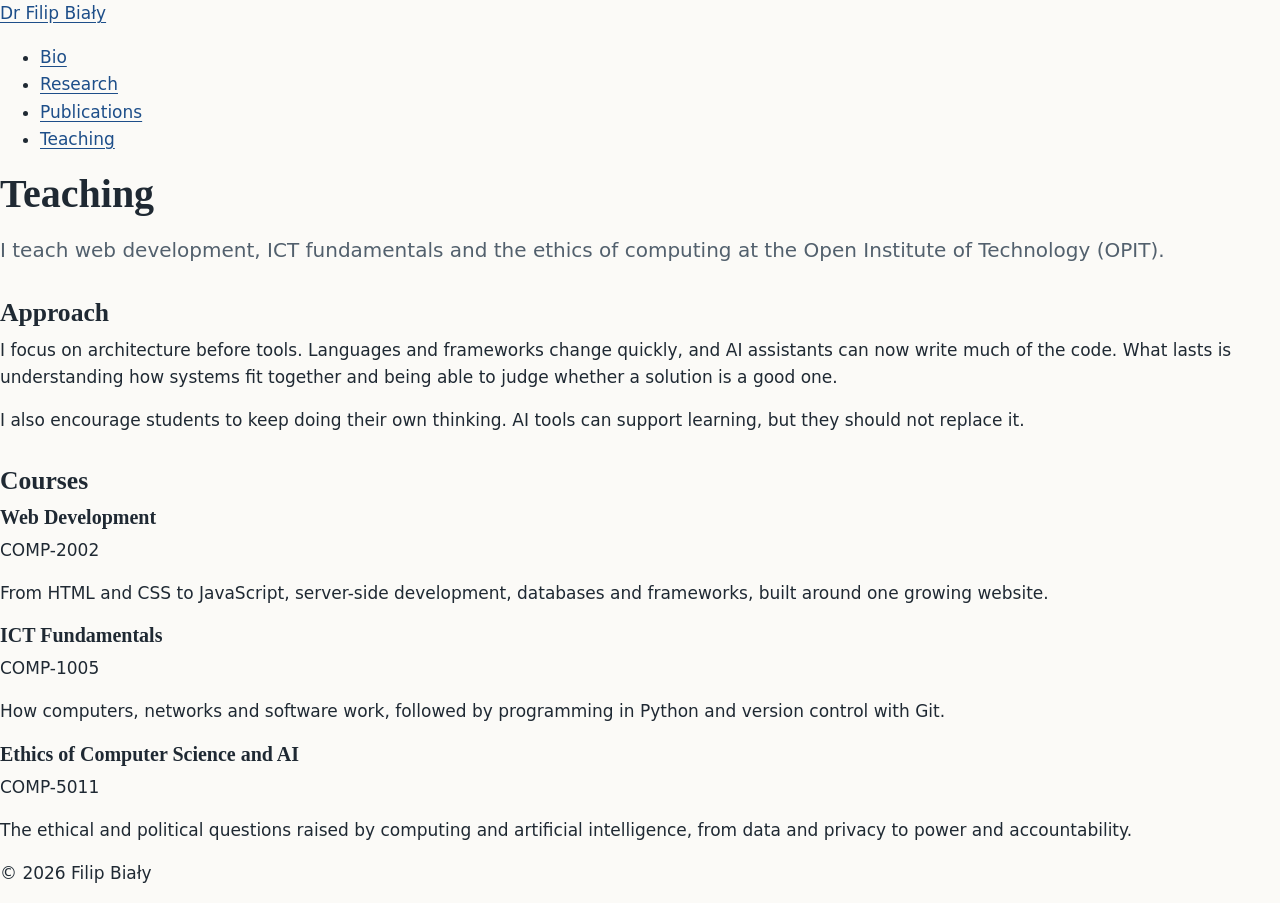
<file: 02-tokens/teaching.html>
<!DOCTYPE html>
<html lang="en-GB">
<head>
  <meta charset="utf-8">
  <meta name="viewport" content="width=device-width, initial-scale=1">
  <title>Teaching | Dr Filip Biały</title>
  <meta name="description" content="Teaching by Dr Filip Biały at the Open Institute of Technology (OPIT).">
  <link rel="stylesheet" href="css/style.css">
</head>
<body>
  <header>
    <a class="site-title" href="index.html">Dr Filip Biały</a>
    <nav aria-label="Main">
      <ul>
        <li><a href="index.html">Bio</a></li>
        <li><a href="research.html">Research</a></li>
        <li><a href="publications.html">Publications</a></li>
        <li><a href="teaching.html" aria-current="page">Teaching</a></li>
      </ul>
    </nav>
  </header>

  <main>
    <h1>Teaching</h1>
    <p class="lead">I teach web development, ICT fundamentals and the ethics of computing at the Open Institute of Technology (OPIT).</p>

    <section>
      <h2>Approach</h2>
      <p>I focus on architecture before tools. Languages and frameworks change quickly, and AI assistants can now write much of the code. What lasts is understanding how systems fit together and being able to judge whether a solution is a good one.</p>
      <p>I also encourage students to keep doing their own thinking. AI tools can support learning, but they should not replace it.</p>
    </section>

    <section>
      <h2>Courses</h2>
      <div class="cards">
        <article class="card">
          <h3>Web Development</h3>
          <p class="course-code">COMP-2002</p>
          <p>From HTML and CSS to JavaScript, server-side development, databases and frameworks, built around one growing website.</p>
        </article>
        <article class="card">
          <h3>ICT Fundamentals</h3>
          <p class="course-code">COMP-1005</p>
          <p>How computers, networks and software work, followed by programming in Python and version control with Git.</p>
        </article>
        <article class="card">
          <h3>Ethics of Computer Science and AI</h3>
          <p class="course-code">COMP-5011</p>
          <p>The ethical and political questions raised by computing and artificial intelligence, from data and privacy to power and accountability.</p>
        </article>
      </div>
    </section>
  </main>

  <footer>
    <p>&copy; 2026 Filip Biały</p>
  </footer>
</body>
</html>
</file>
<file: 02-tokens/css/style.css>
/* ==========================================================
   Checkpoint 02: design tokens and typography
   ========================================================== */

/* 1. Design tokens: every colour, font and spacing value
      is defined once here and reused everywhere else. */
:root {
  /* Colours */
  --color-bg: #fbfaf7;
  --color-surface: #ffffff;
  --color-text: #1f2933;
  --color-muted: #52606d;
  --color-accent: #1d4e89;
  --color-accent-soft: #e3ecf7;
  --color-border: #d9dee4;

  /* Fonts */
  --font-body: system-ui, -apple-system, "Segoe UI", Roboto, sans-serif;
  --font-heading: Charter, "Bitstream Charter", "Sitka Text", Cambria, Georgia, serif;

  /* Spacing scale */
  --space-xs: 0.25rem;
  --space-s: 0.5rem;
  --space-m: 1rem;
  --space-l: 2rem;
  --space-xl: 4rem;

  /* Other */
  --radius: 0.5rem;
}

/* 2. A sensible starting point */
*,
*::before,
*::after {
  box-sizing: border-box;
}

body {
  margin: 0;
  font-family: var(--font-body);
  font-size: 1.0625rem;
  line-height: 1.6;
  color: var(--color-text);
  background-color: var(--color-bg);
}

/* 3. Typography */
h1,
h2,
h3 {
  font-family: var(--font-heading);
  line-height: 1.2;
  color: var(--color-text);
}

h1 {
  font-size: 2.5rem;
  margin-block: 0 var(--space-m);
}

h2 {
  font-size: 1.6rem;
  margin-block: var(--space-l) var(--space-s);
}

h3 {
  font-size: 1.25rem;
  margin-block: 0 var(--space-s);
}

p {
  margin-block: 0 var(--space-m);
}

.lead {
  font-size: 1.25rem;
  color: var(--color-muted);
}

a {
  color: var(--color-accent);
  text-underline-offset: 0.2em;
}

a:hover {
  text-decoration-thickness: 2px;
}

address {
  font-style: normal;
}

cite {
  font-style: italic;
}

img {
  max-width: 100%;
  height: auto;
}
</file>
<file: 05-final/css/style.css>
/* ==========================================================
   Checkpoint 05: dark mode and accessibility polish
   ========================================================== */

/* 1. Design tokens: every colour, font and spacing value
      is defined once here and reused everywhere else. */
:root {
  /* Colours */
  --color-bg: #fbfaf7;
  --color-surface: #ffffff;
  --color-text: #1f2933;
  --color-muted: #52606d;
  --color-accent: #1d4e89;
  --color-accent-soft: #e3ecf7;
  --color-border: #d9dee4;
  --color-on-accent: #ffffff; /* NEW in 05: text on accent backgrounds */
  --color-focus: #c2410c;     /* NEW in 05: keyboard focus outline */

  /* Fonts */
  --font-body: system-ui, -apple-system, "Segoe UI", Roboto, sans-serif;
  --font-heading: Charter, "Bitstream Charter", "Sitka Text", Cambria, Georgia, serif;

  /* Spacing scale */
  --space-xs: 0.25rem;
  --space-s: 0.5rem;
  --space-m: 1rem;
  --space-l: 2rem;
  --space-xl: 4rem;

  /* Other */
  --radius: 0.5rem;

  /* NEW in 05: tell the browser we support light and dark,
     so form controls and scrollbars match */
  color-scheme: light dark;
}

/* 2. A sensible starting point */
html {
  scroll-behavior: smooth; /* NEW in 05: smooth jump for the skip link */
}

*,
*::before,
*::after {
  box-sizing: border-box;
}

body {
  margin: 0;
  font-family: var(--font-body);
  font-size: 1.0625rem;
  line-height: 1.6;
  color: var(--color-text);
  background-color: var(--color-bg);
}

/* 3. Typography */
h1,
h2,
h3 {
  font-family: var(--font-heading);
  line-height: 1.2;
  color: var(--color-text);
}

h1 {
  /* CHANGED in 04: grows smoothly between phone and desktop */
  font-size: clamp(2rem, 1.5rem + 2.5vw, 3rem);
  margin-block: 0 var(--space-m);
}

h2 {
  /* CHANGED in 04 */
  font-size: clamp(1.4rem, 1.2rem + 1vw, 1.75rem);
  margin-block: var(--space-l) var(--space-s);
}

h3 {
  font-size: 1.25rem;
  margin-block: 0 var(--space-s);
}

p {
  margin-block: 0 var(--space-m);
}

.lead {
  font-size: 1.25rem;
  color: var(--color-muted);
}

a {
  color: var(--color-accent);
  text-underline-offset: 0.2em;
}

a:hover {
  text-decoration-thickness: 2px;
}

address {
  font-style: normal;
}

cite {
  font-style: italic;
}

img {
  max-width: 100%;
  height: auto;
}

/* ==========================================================
   NEW in checkpoint 03: layout
   ========================================================== */

/* 4. Header: site title on the left, navigation on the right */
header {
  /* CHANGED in 04: stacked on phones, a row on wider screens (see media query below) */
  display: flex;
  flex-direction: column;
  align-items: flex-start;
  gap: var(--space-s);
  padding: var(--space-m);
  background-color: var(--color-surface);
  border-bottom: 1px solid var(--color-border);
}

.site-title {
  font-family: var(--font-heading);
  font-size: 1.35rem;
  font-weight: 700;
  color: var(--color-text);
  text-decoration: none;
}

/* 5. Navigation: a list of links laid out in a row */
nav ul {
  display: flex;
  flex-wrap: wrap; /* CHANGED in 04: links move to a new line if there is no room */
  gap: var(--space-xs);
  margin: 0;
  padding: 0;
  list-style: none;
}

nav a {
  display: block;
  padding: var(--space-s); /* CHANGED in 04: slimmer on phones, wider from 48rem */
  border-radius: var(--radius);
  color: var(--color-text);
  text-decoration: none;
  transition: background-color 0.2s ease; /* NEW in 05 */
}

nav a:hover {
  background-color: var(--color-accent-soft);
}

/* The link to the page we are on */
nav a[aria-current="page"] {
  background-color: var(--color-accent);
  color: var(--color-on-accent); /* CHANGED in 05: a token, so dark mode can change it */
}

/* 6. Main content: centred, with a comfortable maximum width */
main {
  max-width: 64rem;
  margin-inline: auto;
  padding: var(--space-l) var(--space-m); /* CHANGED in 04: smaller padding on phones */
}

/* 7. Bio intro: portrait next to the name */
.intro {
  display: flex;
  flex-wrap: wrap; /* CHANGED in 04: the portrait sits above the name on narrow screens */
  align-items: center;
  gap: var(--space-l);
  margin-bottom: var(--space-l);
}

.intro img {
  border-radius: 50%;
}

/* NEW in 04: the text takes the remaining space, and only
   drops below the portrait when it would be narrower than 18rem */
.intro > div {
  flex: 1 1 18rem;
}

/* 8. Cards in a grid of three columns */
.cards {
  display: grid;
  /* CHANGED in 04: as many columns as fit, each at least 16rem wide.
     No media query needed. */
  grid-template-columns: repeat(auto-fit, minmax(min(100%, 16rem), 1fr));
  gap: var(--space-l);
  margin-block: var(--space-l);
}

.card {
  padding: var(--space-m) var(--space-l);
  background-color: var(--color-surface);
  border: 1px solid var(--color-border);
  border-radius: var(--radius);
}

.card h2 {
  margin-top: 0;
}

.course-code {
  font-size: 0.875rem;
  font-weight: 600;
  letter-spacing: 0.05em;
  color: var(--color-accent);
}

/* 9. Publications */
.publications {
  padding-left: var(--space-l);
}

.publications li {
  margin-bottom: var(--space-m);
}

.publications p {
  margin: 0;
}

.status {
  font-size: 0.9rem;
  color: var(--color-muted);
}

/* 10. Footer */
footer {
  padding: var(--space-l);
  text-align: center;
  color: var(--color-muted);
  border-top: 1px solid var(--color-border);
}

/* ==========================================================
   NEW in checkpoint 04: wider screens
   ========================================================== */

/* From 48rem (about 768px) upwards: header in one row,
   more space around the content */
@media (min-width: 48rem) {
  header {
    flex-direction: row;
    justify-content: space-between;
    align-items: center;
    padding: var(--space-m) var(--space-l);
  }

  nav a {
    padding: var(--space-s) var(--space-m);
  }

  main {
    padding: var(--space-xl) var(--space-l);
  }
}

/* ==========================================================
   NEW in checkpoint 05: dark mode and accessibility
   ========================================================== */

/* 11. Dark mode: only the tokens change, every rule above
       picks up the new values automatically */
@media (prefers-color-scheme: dark) {
  :root {
    --color-bg: #11161d;
    --color-surface: #1a212b;
    --color-text: #e6e9ee;
    --color-muted: #a3adba;
    --color-accent: #8ab4f8;
    --color-accent-soft: #24324a;
    --color-border: #2e3946;
    --color-on-accent: #11161d;
    --color-focus: #fdba74;
  }
}

/* 12. A clearly visible outline for keyboard users only */
:focus-visible {
  outline: 3px solid var(--color-focus);
  outline-offset: 3px;
  border-radius: 2px;
}

/* 13. Skip link: hidden until a keyboard user tabs to it */
.skip-link {
  position: absolute;
  top: var(--space-s);
  left: var(--space-s);
  z-index: 10;
  padding: var(--space-s) var(--space-m);
  background-color: var(--color-accent);
  color: var(--color-on-accent);
  border-radius: var(--radius);
  transform: translateY(-200%);
}

.skip-link:focus {
  transform: translateY(0);
}

/* 14. Respect users who ask their system for less motion */
@media (prefers-reduced-motion: reduce) {
  html {
    scroll-behavior: auto;
  }

  *,
  *::before,
  *::after {
    transition: none !important;
  }
}
</file>
<file: stretch-solutions/css/style.css>
/* ==========================================================
   Checkpoint 05: dark mode and accessibility polish
   ========================================================== */

/* 1. Design tokens: every colour, font and spacing value
      is defined once here and reused everywhere else. */
:root {
  /* Colours */
  --color-bg: #fbfaf7;
  --color-surface: #ffffff;
  --color-text: #1f2933;
  --color-muted: #52606d;
  --color-accent: #1d4e89;
  --color-accent-soft: #e3ecf7;
  --color-border: #d9dee4;
  --color-on-accent: #ffffff; /* NEW in 05: text on accent backgrounds */
  --color-focus: #c2410c;     /* NEW in 05: keyboard focus outline */

  /* Fonts */
  --font-body: system-ui, -apple-system, "Segoe UI", Roboto, sans-serif;
  --font-heading: Charter, "Bitstream Charter", "Sitka Text", Cambria, Georgia, serif;

  /* Spacing scale */
  --space-xs: 0.25rem;
  --space-s: 0.5rem;
  --space-m: 1rem;
  --space-l: 2rem;
  --space-xl: 4rem;

  /* Other */
  --radius: 0.5rem;

  /* NEW in 05: tell the browser we support light and dark,
     so form controls and scrollbars match */
  color-scheme: light dark;
}

/* 2. A sensible starting point */
html {
  scroll-behavior: smooth; /* NEW in 05: smooth jump for the skip link */
}

*,
*::before,
*::after {
  box-sizing: border-box;
}

body {
  margin: 0;
  font-family: var(--font-body);
  font-size: 1.0625rem;
  line-height: 1.6;
  color: var(--color-text);
  background-color: var(--color-bg);
}

/* 3. Typography */
h1,
h2,
h3 {
  font-family: var(--font-heading);
  line-height: 1.2;
  color: var(--color-text);
}

h1 {
  /* CHANGED in 04: grows smoothly between phone and desktop */
  font-size: clamp(2rem, 1.5rem + 2.5vw, 3rem);
  margin-block: 0 var(--space-m);
}

h2 {
  /* CHANGED in 04 */
  font-size: clamp(1.4rem, 1.2rem + 1vw, 1.75rem);
  margin-block: var(--space-l) var(--space-s);
}

h3 {
  font-size: 1.25rem;
  margin-block: 0 var(--space-s);
}

p {
  margin-block: 0 var(--space-m);
}

.lead {
  font-size: 1.25rem;
  color: var(--color-muted);
}

a {
  color: var(--color-accent);
  text-underline-offset: 0.2em;
}

a:hover {
  text-decoration-thickness: 2px;
}

address {
  font-style: normal;
}

cite {
  font-style: italic;
}

img {
  max-width: 100%;
  height: auto;
}

/* ==========================================================
   NEW in checkpoint 03: layout
   ========================================================== */

/* 4. Header: site title on the left, navigation on the right */
header {
  /* CHANGED in 04: stacked on phones, a row on wider screens (see media query below) */
  display: flex;
  flex-direction: column;
  align-items: flex-start;
  gap: var(--space-s);
  padding: var(--space-m);
  background-color: var(--color-surface);
  border-bottom: 1px solid var(--color-border);
}

.site-title {
  font-family: var(--font-heading);
  font-size: 1.35rem;
  font-weight: 700;
  color: var(--color-text);
  text-decoration: none;
}

/* 5. Navigation: a list of links laid out in a row */
nav ul {
  display: flex;
  flex-wrap: wrap; /* CHANGED in 04: links move to a new line if there is no room */
  gap: var(--space-xs);
  margin: 0;
  padding: 0;
  list-style: none;
}

nav a {
  display: block;
  padding: var(--space-s); /* CHANGED in 04: slimmer on phones, wider from 48rem */
  border-radius: var(--radius);
  color: var(--color-text);
  text-decoration: none;
  transition: background-color 0.2s ease; /* NEW in 05 */
}

nav a:hover {
  background-color: var(--color-accent-soft);
}

/* The link to the page we are on */
nav a[aria-current="page"] {
  background-color: var(--color-accent);
  color: var(--color-on-accent); /* CHANGED in 05: a token, so dark mode can change it */
}

/* 6. Main content: centred, with a comfortable maximum width */
main {
  max-width: 64rem;
  margin-inline: auto;
  padding: var(--space-l) var(--space-m); /* CHANGED in 04: smaller padding on phones */
}

/* 7. Bio intro: portrait next to the name */
.intro {
  display: flex;
  flex-wrap: wrap; /* CHANGED in 04: the portrait sits above the name on narrow screens */
  align-items: center;
  gap: var(--space-l);
  margin-bottom: var(--space-l);
}

.intro img {
  border-radius: 50%;
}

/* NEW in 04: the text takes the remaining space, and only
   drops below the portrait when it would be narrower than 18rem */
.intro > div {
  flex: 1 1 18rem;
}

/* 8. Cards in a grid of three columns */
.cards {
  display: grid;
  /* CHANGED in 04: as many columns as fit, each at least 16rem wide.
     No media query needed. */
  grid-template-columns: repeat(auto-fit, minmax(min(100%, 16rem), 1fr));
  gap: var(--space-l);
  margin-block: var(--space-l);
}

.card {
  padding: var(--space-m) var(--space-l);
  background-color: var(--color-surface);
  border: 1px solid var(--color-border);
  border-radius: var(--radius);
}

.card h2 {
  margin-top: 0;
}

.course-code {
  font-size: 0.875rem;
  font-weight: 600;
  letter-spacing: 0.05em;
  color: var(--color-accent);
}

/* 9. Publications */
.publications {
  padding-left: var(--space-l);
}

.publications li {
  margin-bottom: var(--space-m);
}

.publications p {
  margin: 0;
}

.status {
  font-size: 0.9rem;
  color: var(--color-muted);
}

/* 10. Footer */
footer {
  padding: var(--space-l);
  text-align: center;
  color: var(--color-muted);
  border-top: 1px solid var(--color-border);
}

/* ==========================================================
   NEW in checkpoint 04: wider screens
   ========================================================== */

/* From 48rem (about 768px) upwards: header in one row,
   more space around the content */
@media (min-width: 48rem) {
  header {
    flex-direction: row;
    justify-content: space-between;
    align-items: center;
    padding: var(--space-m) var(--space-l);
  }

  nav a {
    padding: var(--space-s) var(--space-m);
  }

  main {
    padding: var(--space-xl) var(--space-l);
  }
}

/* ==========================================================
   NEW in checkpoint 05: dark mode and accessibility
   ========================================================== */

/* 11. Dark mode: only the tokens change, every rule above
       picks up the new values automatically */
@media (prefers-color-scheme: dark) {
  :root {
    --color-bg: #11161d;
    --color-surface: #1a212b;
    --color-text: #e6e9ee;
    --color-muted: #a3adba;
    --color-accent: #8ab4f8;
    --color-accent-soft: #24324a;
    --color-border: #2e3946;
    --color-on-accent: #11161d;
    --color-focus: #fdba74;
  }
}

/* 12. A clearly visible outline for keyboard users only */
:focus-visible {
  outline: 3px solid var(--color-focus);
  outline-offset: 3px;
  border-radius: 2px;
}

/* 13. Skip link: hidden until a keyboard user tabs to it */
.skip-link {
  position: absolute;
  top: var(--space-s);
  left: var(--space-s);
  z-index: 10;
  padding: var(--space-s) var(--space-m);
  background-color: var(--color-accent);
  color: var(--color-on-accent);
  border-radius: var(--radius);
  transform: translateY(-200%);
}

.skip-link:focus {
  transform: translateY(0);
}

/* 14. Respect users who ask their system for less motion */
@media (prefers-reduced-motion: reduce) {
  html {
    scroll-behavior: auto;
  }

  *,
  *::before,
  *::after {
    transition: none !important;
  }
}
</file>
<file: stretch-solutions/css/stretch.css>
/* ==========================================================
   Stretch solutions (optional, not part of any checkpoint)
   Loaded after style.css, so the main stylesheet is unchanged.
   ========================================================== */

/* ----------------------------------------------------------
   S1. Filter publications with CSS only, using :has()
       "If main contains an unchecked Books box, hide the
       Books section." Written with native CSS nesting.
   ---------------------------------------------------------- */
.filter {
  display: flex;
  flex-wrap: wrap;
  gap: var(--space-m);
  margin: 0 0 var(--space-l);
  padding: var(--space-m);
  border: 1px solid var(--color-border);
  border-radius: var(--radius);

  & legend {
    padding-inline: var(--space-xs);
    font-weight: 600;
  }

  & label {
    display: flex;
    align-items: center;
    gap: var(--space-xs);
    cursor: pointer;
  }

  & input {
    accent-color: var(--color-accent);
    width: 1.1rem;
    height: 1.1rem;
  }
}

main {
  &:has(#show-books:not(:checked)) [data-type="books"],
  &:has(#show-articles:not(:checked)) [data-type="articles"],
  &:has(#show-reports:not(:checked)) [data-type="reports"] {
    display: none;
  }
}

/* ----------------------------------------------------------
   S2. Container queries: a card changes its own layout
       based on the space the card has, not the screen width.
   ---------------------------------------------------------- */
.card {
  container-type: inline-size;
}

@container (min-width: 22rem) {
  .card .course-code {
    display: inline-block;
    padding: var(--space-xs) var(--space-s);
    background-color: var(--color-accent-soft);
    border-radius: var(--radius);
  }

  .card h2,
  .card h3 {
    font-size: 1.4rem;
  }
}

/* ----------------------------------------------------------
   S3. Cross-document view transitions: a smooth fade between
       pages in browsers that support it. Other browsers simply
       ignore this rule (progressive enhancement).
   ---------------------------------------------------------- */
@view-transition {
  navigation: auto;
}

/* Keep the header still while the content changes */
header {
  view-transition-name: site-header;
}

@media (prefers-reduced-motion: reduce) {
  @view-transition {
    navigation: none;
  }
}

/* ----------------------------------------------------------
   S4. Print stylesheet: hide navigation, use black text,
       show where links go.
   ---------------------------------------------------------- */
@media print {
  nav,
  .skip-link,
  .filter {
    display: none;
  }

  body {
    background: none;
    color: #000000;
  }

  .card {
    border-color: #999999;
    break-inside: avoid;
  }

  main a[href^="http"]::after {
    content: " (" attr(href) ")";
  }
}
</file>
